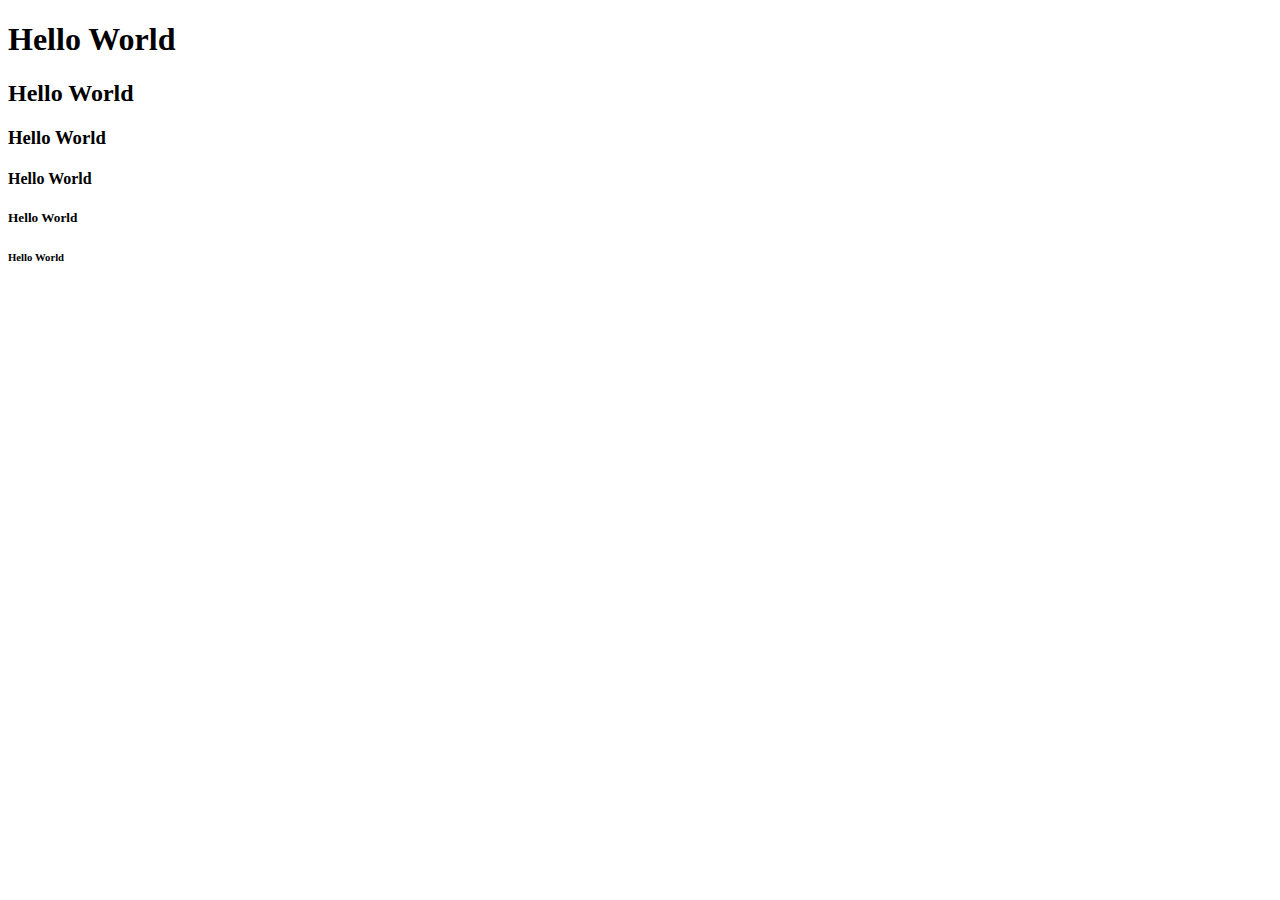
<file: index.html>
<!DOCTYPE html>
<html lang="pl">
    <head>
        <meta charset="UTF-8" />
        <meta http-equiv="X-UA-Compatible" content="IE=edge" />
        <meta name="viewport" content="width=device-width, initial-scale=1.0" />
        <title>Maciej Michalski CV</title>
    </head>
    <body>
        <h1>Hello World</h1>
        <h2>Hello World</h2>
        <h3>Hello World</h3>
        <h4>Hello World</h4>
        <h5>Hello World</h5>
        <h6>Hello World</h6>
    </body>
</html>
</file>
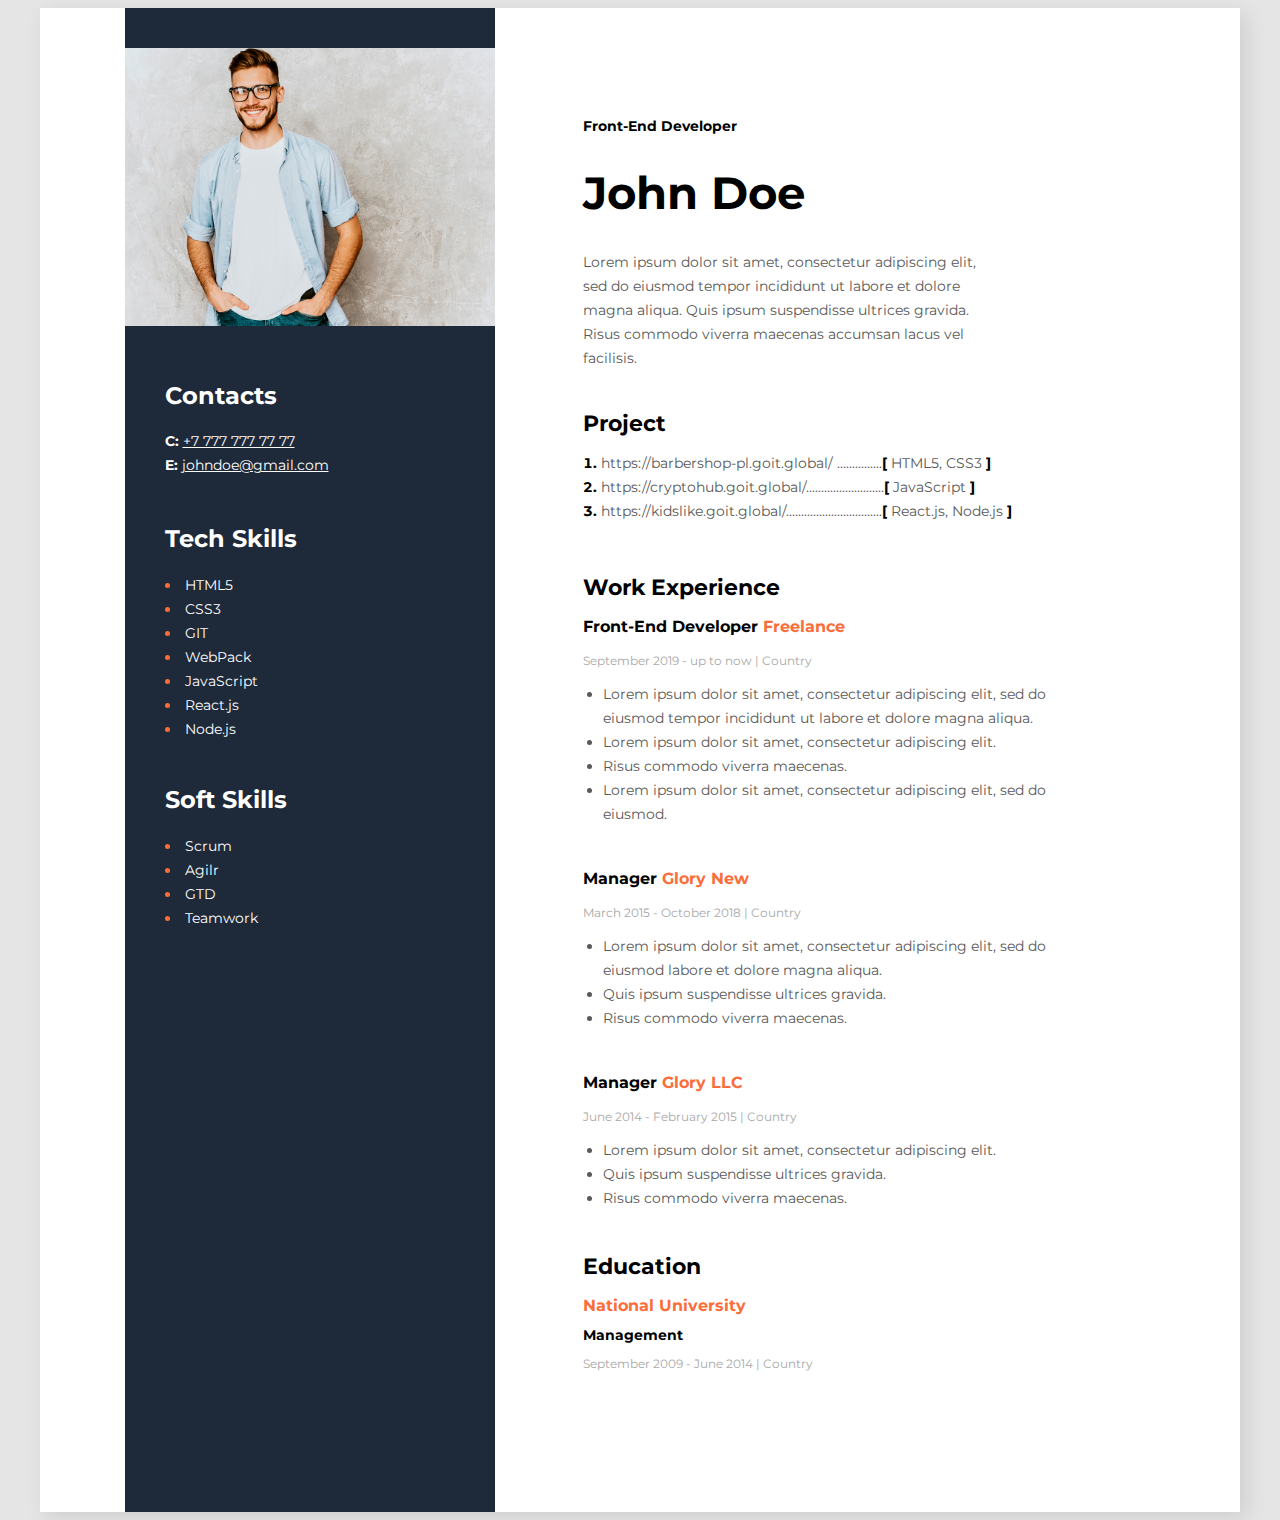
<file: CV/index.html>
<!DOCTYPE html>
<html lang="pl">
    <head>
        <meta charset="UTF-8" />
        <meta http-equiv="X-UA-Compatible" content="IE=edge" />
        <meta name="viewport" content="width=device-width, initial-scale=1.0" />
        <title>Maciej Michalski CV</title>

        <link href="style.css" rel="stylesheet" />

        <link rel="preconnect" href="https://fonts.googleapis.com" />
        <link rel="preconnect" href="https://fonts.gstatic.com" crossorigin />
        <link
            href="https://fonts.googleapis.com/css2?family=Montserrat:wght@400;700&display=swap"
            rel="stylesheet"
        />
    </head>
    <body>
        <div class="wrapper">
            <main>
                <div class="main-description">
                    <h2 class="job-title">Front-End Developer</h2>
                    <h1>John Doe</h1>
                    <p class="description">
                        Lorem ipsum dolor sit amet, consectetur adipiscing elit,
                        sed do eiusmod tempor incididunt ut labore et dolore
                        magna aliqua. Quis ipsum suspendisse ultrices gravida.
                        Risus commodo viverra maecenas accumsan lacus vel
                        facilisis.
                    </p>
                </div>

                <div class="project">
                    <h2 class="headers-primary">Project</h2>
                    <ol class="list-primary">
                        <li>
                            <a
                                class="list-primary-item"
                                href="https://barbershop-pl.goit.global/"
                            >
                                https://barbershop-pl.goit.global/
                            </a>
                            <span class="list-primary-item"
                                >...............</span
                            >[
                            <span class="list-primary-item">HTML5, CSS3 </span>]
                        </li>
                        <li>
                            <a
                                class="list-primary-item"
                                href="https://cryptohub.goit.global/"
                            >
                                https://cryptohub.goit.global/</a
                            ><span class="list-primary-item"
                                >..........................</span
                            >[
                            <span class="list-primary-item">JavaScript</span> ]
                        </li>
                        <li>
                            <a
                                class="list-primary-item"
                                href="https://kidslike.goit.global/"
                                >https://kidslike.goit.global/</a
                            ><span class="list-primary-item"
                                >................................</span
                            >[
                            <span class="list-primary-item"
                                >React.js, Node.js</span
                            >
                            ]
                        </li>
                    </ol>
                </div>
                <div class="work-exp">
                    <h2 class="headers-primary">Work Experience</h2>
                    <h3 class="job-name">
                        Front-End Developer
                        <span class="highlight">Freelance</span>
                    </h3>
                    <p class="job-data">September 2019 - up to now | Country</p>
                    <ul class="job-list">
                        <li>
                            Lorem ipsum dolor sit amet, consectetur adipiscing
                            elit, sed do eiusmod tempor incididunt ut labore et
                            dolore magna aliqua.
                        </li>
                        <li>
                            Lorem ipsum dolor sit amet, consectetur adipiscing
                            elit.
                        </li>
                        <li>Risus commodo viverra maecenas.</li>
                        <li>
                            Lorem ipsum dolor sit amet, consectetur adipiscing
                            elit, sed do eiusmod.
                        </li>
                    </ul>
                </div>

                <div class="work-exp">
                    <h3 class="job-name">
                        Manager <span class="highlight">Glory New</span>
                    </h3>
                    <p class="job-data">March 2015 - October 2018 | Country</p>
                    <ul class="job-list">
                        <li>
                            Lorem ipsum dolor sit amet, consectetur adipiscing
                            elit, sed do eiusmod labore et dolore magna aliqua.
                        </li>
                        <li>Quis ipsum suspendisse ultrices gravida.</li>
                        <li>Risus commodo viverra maecenas.</li>
                    </ul>
                </div>

                <div class="work-exp">
                    <h3 class="job-name">
                        Manager <span class="highlight">Glory LLC</span>
                    </h3>
                    <p class="job-data">June 2014 - February 2015 | Country</p>
                    <ul class="job-list">
                        <li>
                            Lorem ipsum dolor sit amet, consectetur adipiscing
                            elit.
                        </li>
                        <li>Quis ipsum suspendisse ultrices gravida.</li>
                        <li>Risus commodo viverra maecenas.</li>
                    </ul>
                </div>

                <div class="work-exp">
                    <h2 class="headers-primary">Education</h2>
                    <h3 class="shool">
                        <span class="highlight">National University</span>
                    </h3>
                    <h4 class="education">Management</h4>
                    <p class="job-data">September 2009 - June 2014 | Country</p>
                </div>
            </main>
            <asaid>
                <img
                    class="cv-photo"
                    src="photo.jpg"
                    width="370"
                    alt="CV zdjęcie John"
                />
                <div class="contacs-block">
                    <h2 class="headers-secondary">Contacts</h2>
                    <p class="contacts-links">
                        <span class="bolt"> C: </span>
                        <a class="contacts-links" href="tel:+7 777 777 77 77">
                            +7 777 777 77 77</a
                        >
                        <br />
                        <span class="bolt"> E: </span>
                        <a
                            class="contacts-links"
                            href="mailto:ohndoe@gmail.com"
                        >
                            johndoe@gmail.com</a
                        >
                    </p>
                </div>
                <div class="tech-block">
                    <h2 class="headers-secondary">Tech Skills</h2>
                    <ul class="list-secondary">
                        <li><span class="list-secondaty-item">HTML5</span></li>
                        <li><span class="list-secondaty-item">CSS3</span></li>
                        <li><span class="list-secondaty-item">GIT</span></li>
                        <li>
                            <span class="list-secondaty-item">WebPack</span>
                        </li>
                        <li>
                            <span class="list-secondaty-item">JavaScript</span>
                        </li>
                        <li>
                            <span class="list-secondaty-item">React.js</span>
                        </li>
                        <li>
                            <span class="list-secondaty-item">Node.js</span>
                        </li>
                    </ul>
                </div>

                <div class="soft-block">
                    <h2 class="headers-secondary">Soft Skills</h2>
                    <ul class="list-secondary">
                        <li><span class="list-secondaty-item">Scrum</span></li>
                        <li><span class="list-secondaty-item">Agilr</span></li>
                        <li><span class="list-secondaty-item">GTD</span></li>
                        <li>
                            <span class="list-secondaty-item">Teamwork</span>
                        </li>
                    </ul>
                </div>
            </asaid>
        </div>
    </body>
</html>
</file>
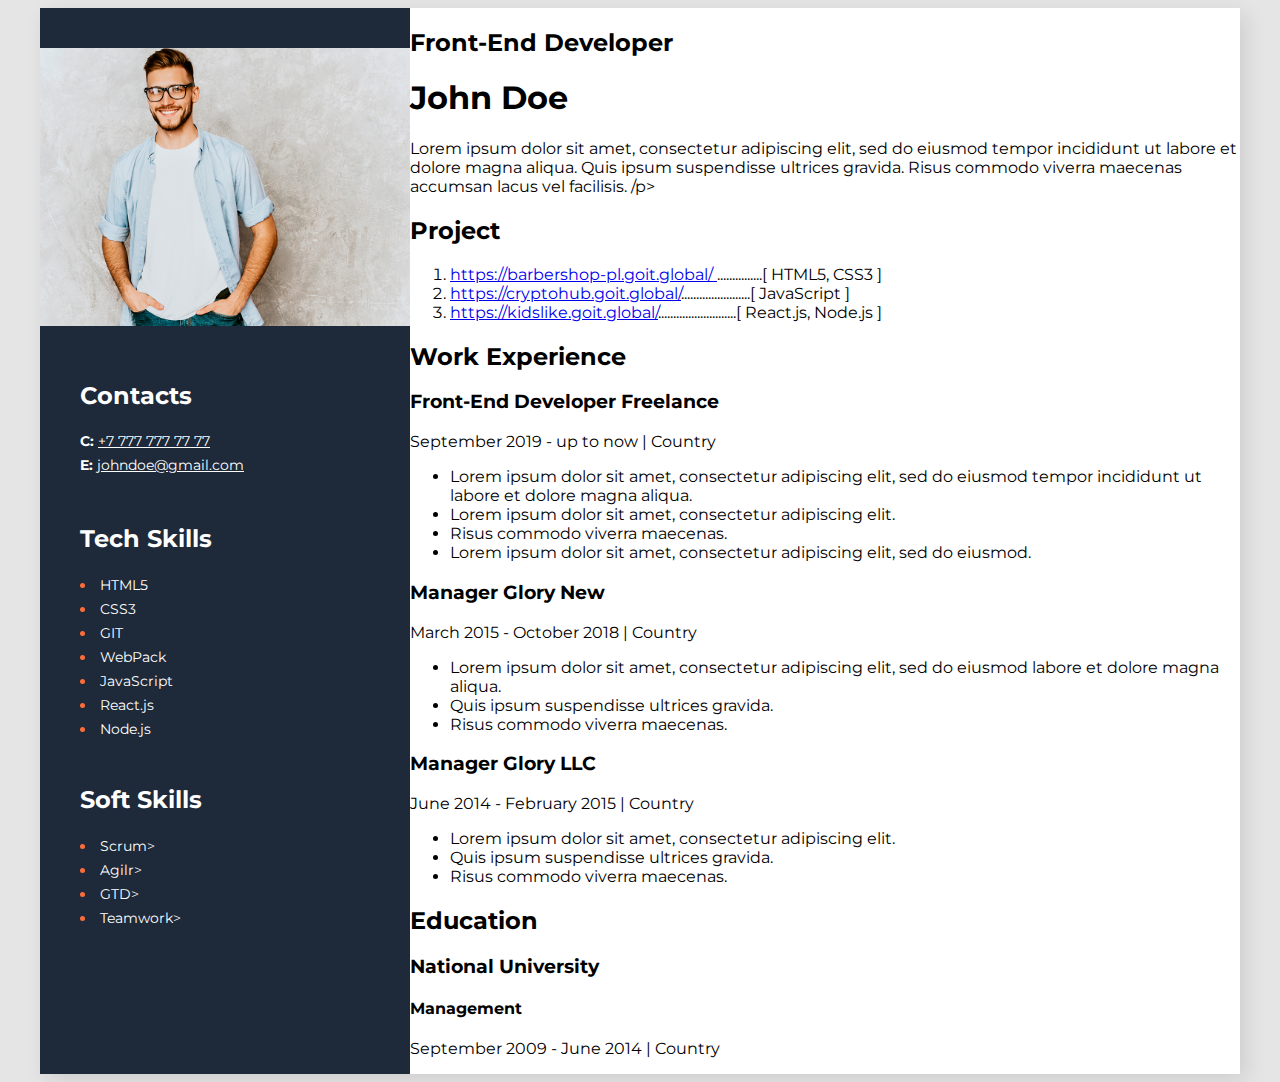
<file: CV.html>
<!DOCTYPE html>
<html lang="pl">
    <head>
        <meta charset="UTF-8" />
        <meta http-equiv="X-UA-Compatible" content="IE=edge" />
        <meta name="viewport" content="width=device-width, initial-scale=1.0" />
        <title>Maciej Michalski CV</title>

        <link href="style.css" rel="stylesheet" />

        <link rel="preconnect" href="https://fonts.googleapis.com" />
        <link rel="preconnect" href="https://fonts.gstatic.com" crossorigin />
        <link
            href="https://fonts.googleapis.com/css2?family=Montserrat:wght@400;700&display=swap"
            rel="stylesheet"
        />
    </head>
    <body>
        <div class="wrapper">
            <main>
                <div>
                    <h2>Front-End Developer</h2>
                    <h1>John Doe</h1>
                    <p>
                        Lorem ipsum dolor sit amet, consectetur adipiscing elit,
                        sed do eiusmod tempor incididunt ut labore et dolore
                        magna aliqua. Quis ipsum suspendisse ultrices gravida.
                        Risus commodo viverra maecenas accumsan lacus vel
                        facilisis. /p>
                    </p>
                </div>

                <div>
                    <h2>Project</h2>
                    <ol>
                        <li>
                            <a href="https://barbershop-pl.goit.global/">
                                https://barbershop-pl.goit.global/
                            </a>
                            ...............[ HTML5, CSS3 ]
                        </li>
                        <li>
                            <a href="https://cryptohub.goit.global/">
                                https://cryptohub.goit.global/</a
                            >.......................[ JavaScript ]
                        </li>
                        <li>
                            <a href="https://kidslike.goit.global/"
                                >https://kidslike.goit.global/</a
                            >..........................[ React.js, Node.js ]
                        </li>
                    </ol>
                </div>
                <div>
                    <h2>Work Experience</h2>
                    <h3>Front-End Developer Freelance</h3>
                    <p>September 2019 - up to now | Country</p>
                    <ul>
                        <li>
                            Lorem ipsum dolor sit amet, consectetur adipiscing
                            elit, sed do eiusmod tempor incididunt ut labore et
                            dolore magna aliqua.
                        </li>
                        <li>
                            Lorem ipsum dolor sit amet, consectetur adipiscing
                            elit.
                        </li>
                        <li>Risus commodo viverra maecenas.</li>
                        <li>
                            Lorem ipsum dolor sit amet, consectetur adipiscing
                            elit, sed do eiusmod.
                        </li>
                    </ul>
                </div>

                <div>
                    <h3>Manager Glory New</h3>
                    <p>March 2015 - October 2018 | Country</p>
                    <ul>
                        <li>
                            Lorem ipsum dolor sit amet, consectetur adipiscing
                            elit, sed do eiusmod labore et dolore magna aliqua.
                        </li>
                        <li>Quis ipsum suspendisse ultrices gravida.</li>
                        <li>Risus commodo viverra maecenas.</li>
                    </ul>
                </div>

                <div>
                    <h3>Manager Glory LLC</h3>
                    <p>June 2014 - February 2015 | Country</p>
                    <ul>
                        <li>
                            Lorem ipsum dolor sit amet, consectetur adipiscing
                            elit.
                        </li>
                        <li>Quis ipsum suspendisse ultrices gravida.</li>
                        <li>Risus commodo viverra maecenas.</li>
                    </ul>
                </div>

                <div>
                    <h2>Education</h2>
                    <h3>National University</h3>
                    <h4>Management</h4>
                    <p>September 2009 - June 2014 | Country</p>
                </div>
            </main>
            <asaid>
                <img
                    class="cv-photo"
                    src="photo.jpg"
                    width="370"
                    alt="CV zdjęcie John"
                />
                <div class="contacs-block">
                    <h2 class="headers-secondary">Contacts</h2>
                    <p class="contacts-links">
                        <span class="bolt"> C: </span>
                        <a class="contacts-links" href="tel:+7 777 777 77 77">
                            +7 777 777 77 77</a
                        >
                        <br />
                        <span class="bolt"> E: </span>
                        <a
                            class="contacts-links"
                            href="mailto:ohndoe@gmail.com"
                        >
                            johndoe@gmail.com</a
                        >
                    </p>
                </div>
                <div class="tech-block">
                    <h2 class="headers-secondary">Tech Skills</h2>
                    <ul class="list-secondary">
                        <li><span class="list-secondaty-item">HTML5</span></li>
                        <li><span class="list-secondaty-item">CSS3</span></li>
                        <li><span class="list-secondaty-item">GIT</span></li>
                        <li>
                            <span class="list-secondaty-item">WebPack</span>
                        </li>
                        <li>
                            <span class="list-secondaty-item">JavaScript</span>
                        </li>
                        <li>
                            <span class="list-secondaty-item">React.js</span>
                        </li>
                        <li>
                            <span class="list-secondaty-item">Node.js</span>
                        </li>
                    </ul>
                </div>

                <div class="soft-block">
                    <h2 class="headers-secondary">Soft Skills</h2>
                    <ul class="list-secondary">
                        <li><span class="list-secondaty-item">Scrum></span></li>
                        <li><span class="list-secondaty-item">Agilr></span></li>
                        <li><span class="list-secondaty-item">GTD></span></li>
                        <li>
                            <span class="list-secondaty-item">Teamwork></span>
                        </li>
                    </ul>
                </div>
            </asaid>
        </div>
    </body>
</html>
</file>
<file: CV/style.css>
body {
    font-family: "Montserrat", sans-serif;
    background: #e5e5e5;
}
.wrapper {
    display: flex;
    flex-direction: row-reverse;
    justify-content: center;
    width: 1200px;
    margin: 0 auto;
    background: #ffffff;
    box-shadow: 6px 6px 20px 0px #0000001a;
}
asaid {
    width: 370px;
    background: #1e2939;
}
.cv-photo {
    margin-top: 40px;
}
.headers-secondary {
    color: #ffffff;
}
.contacts-links {
    color: #ffffff;
    font-size: 14px;
    line-height: 24px;
}
.bolt {
    font-weight: 700;
}
.list-secondary {
    color: #fb6d3a;
    font-family: Montserrat;
    font-size: 14px;
    line-height: 24px;
    margin-left: 0;
    padding-left: 0;
    list-style-position: inside;
}
.list-secondaty-item {
    color: #ffffff;
}
.contacs-block {
    margin-top: 51px;
    margin-left: 40px;
}
.tech-block {
    margin-top: 47px;
    margin-left: 40px;
}
.soft-block {
    margin-top: 44px;
    margin-left: 40px;
}
main {
    /*padding-left: 88px;
    padding-top: 98px;
    padding-bottom: 98px;
    padding-right: 88px;*/
    padding: 98px 88px 98px 88px;
}
.main-description {
    width: 400px;
}
.job-title {
    font-weight: 700;
    font-size: 14px;
    line-height: 17px;
}
h1 {
    font-weight: 700;
    font-size: 45px;
    line-height: 55px;
}
.description {
    font-weight: 400;
    font-size: 14px;
    line-height: 24px;
    color: #595959;
    margin-bottom: 40px;
}
.project {
    width: 485px;
    margin-bottom: 51px;
}
.list-primary {
    font-weight: 700;
    font-size: 14px;
    line-height: 24px;
    color: #000000;
    padding-left: 0;
    list-style-position: inside;
}
.list-primary-item {
    font-weight: 400;
    font-size: 14px;
    line-height: 24px;
    text-decoration: none;
    color: #595959;
}
.headers-primary {
    font-weight: 700;
    font-size: 22px;
    line-height: 27px;
    margin-bottom: 12px;
}
.job-name {
    font-weight: 700;
    font-size: 16px;
    line-height: 20px;
}
.highlight {
    color: #fb6d3a;
    margin-top: 12px;
}
.job-data {
    font-weight: 400;
    font-size: 12px;
    line-height: 15px;
    color: #a8a8a8;
    margin-top: 12px; /*zmiana*/
}
.job-list {
    font-weight: 400;
    font-size: 14px;
    line-height: 24px;
    color: #595959;
    list-style-position: outside;
    padding-inline-start: 20px;
}
.list-position {
    list-style-position: outside;
}
.education {
    font-weight: 700;
    font-size: 14px;
    line-height: 17px;
    color: #000000;
    margin-top: 0px;
    margin-bottom: 12px;
}
.work-exp {
    width: 485px;
    margin-bottom: 43px;
}
.shool {
    font-weight: 700;
    font-size: 16px;
    line-height: 20px;
    margin-bottom: 11px;
}
</file>
<file: style.css>
body {
    font-family: "Montserrat", sans-serif;
    background: #e5e5e5;
}
.wrapper {
    display: flex;
    flex-direction: row-reverse;
    justify-content: center;
    width: 1200px;
    margin: 0 auto;
    background: #ffffff;
    box-shadow: 6px 6px 20px 0px #0000001a;
}
asaid {
    width: 370px;
    background: #1e2939;
}
.cv-photo {
    margin-top: 40px;
}
.headers-secondary {
    color: #ffffff;
}
.contacts-links {
    color: #ffffff;
    font-size: 14px;
    line-height: 24px;
}
.bolt {
    font-weight: 700;
}
.list-secondary {
    color: #fb6d3a;
    font-family: Montserrat;
    font-size: 14px;
    line-height: 24px;
    margin-left: 0;
    padding-left: 0;
    list-style-position: inside;
}
.list-secondaty-item {
    color: #ffffff;
}
.contacs-block {
    margin-top: 51px;
    margin-left: 40px;
}
.tech-block {
    margin-top: 47px;
    margin-left: 40px;
}
.soft-block {
    margin-top: 44px;
    margin-left: 40px;
}
</file>
